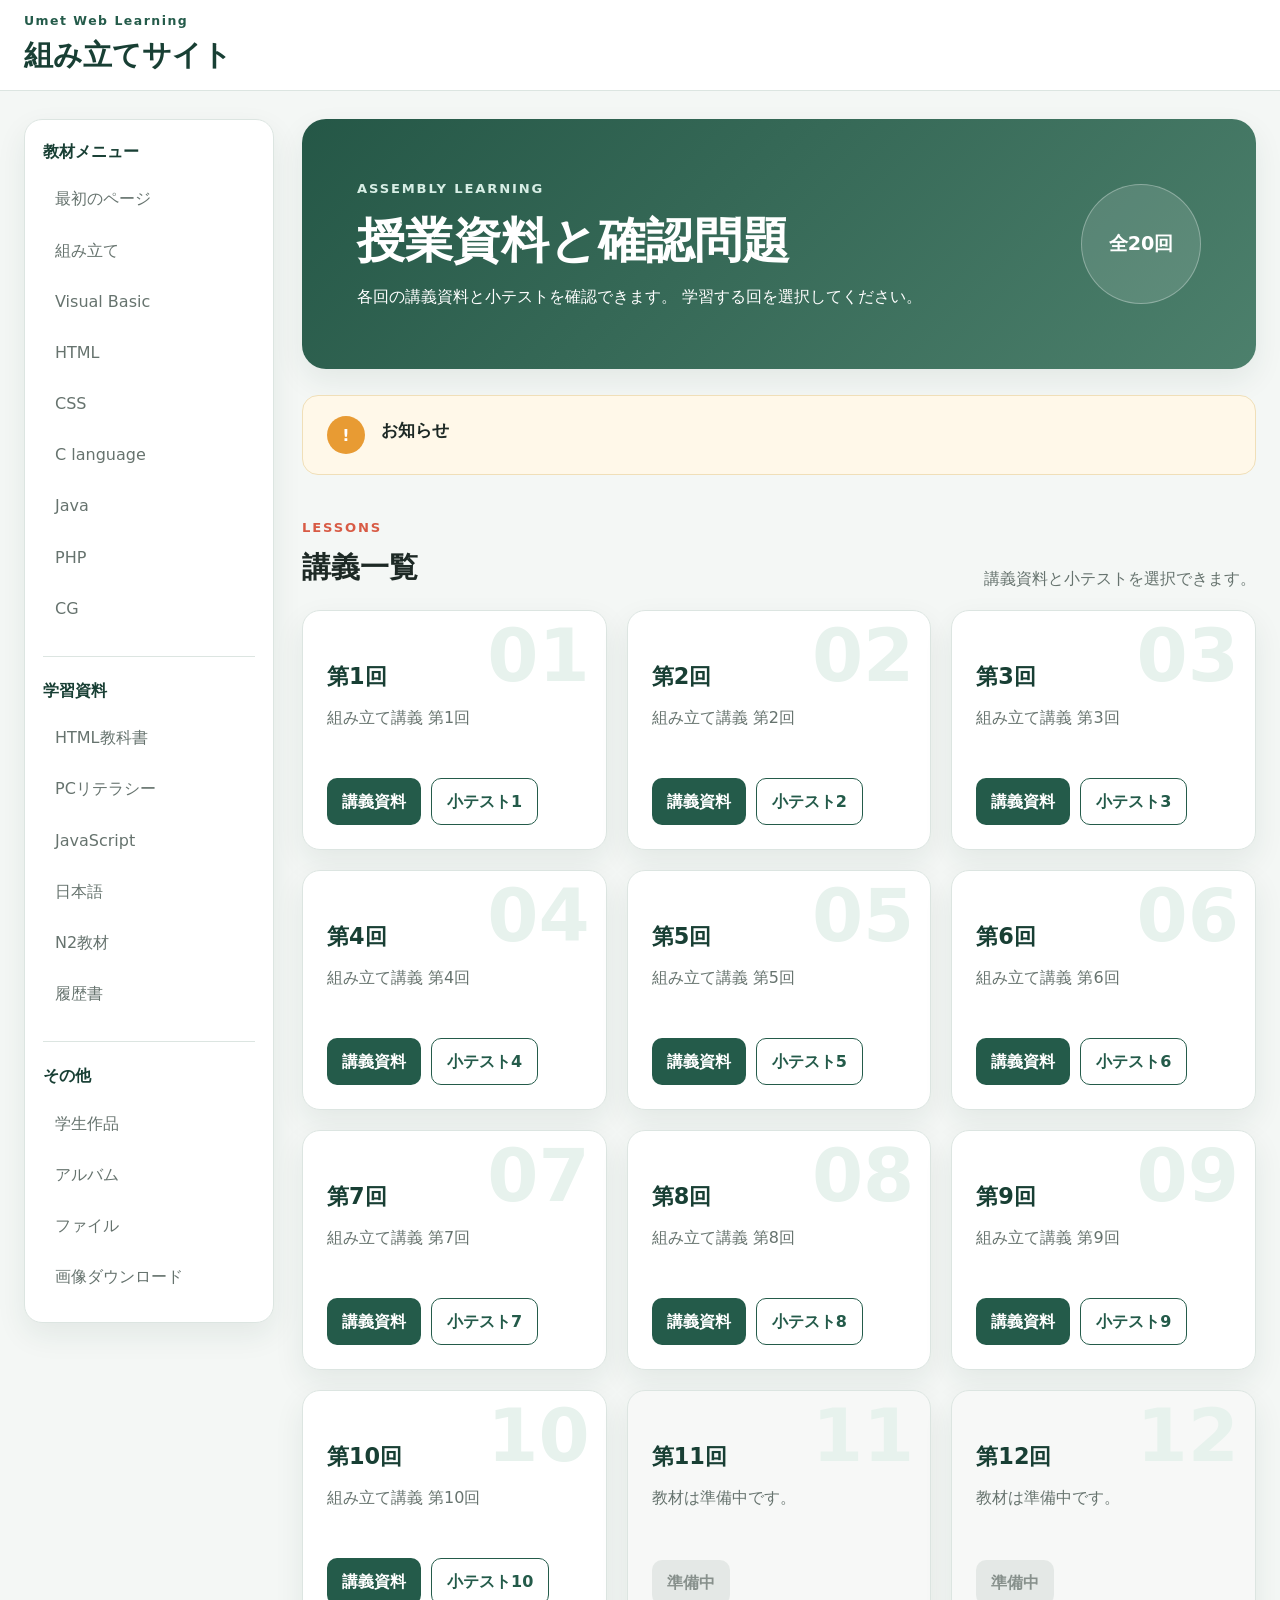
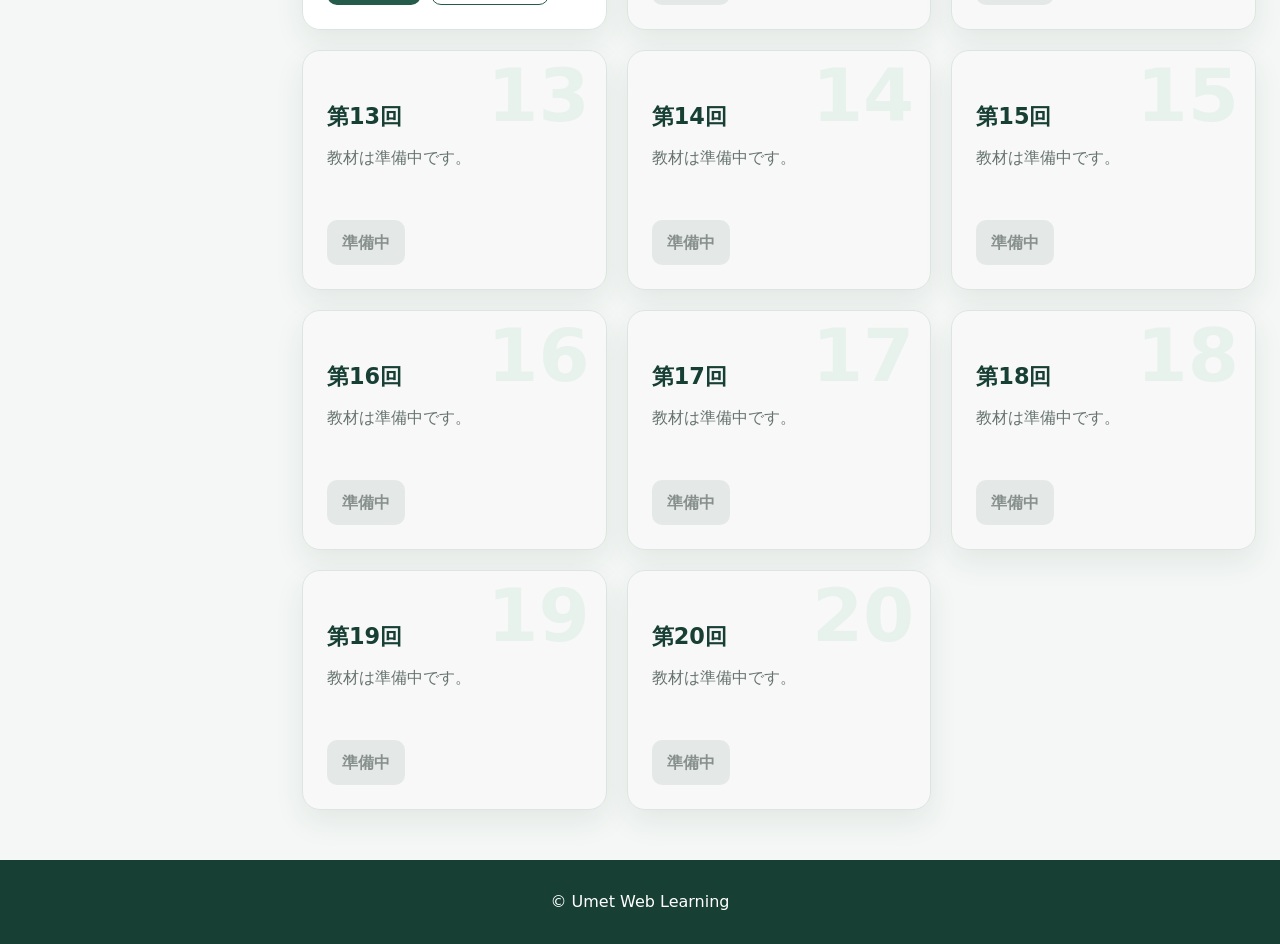
<file: build2.html>
<!DOCTYPE html>
<html lang="ja">
<head>
  <meta charset="UTF-8">
  <meta name="viewport" content="width=device-width, initial-scale=1.0">

  <title>組み立てサイト</title>

  <link rel="stylesheet" href="basic2.css">
</head>

<body>

<header class="site-header">
  <div class="header-inner">
    <div>
      <p class="site-subtitle">Umet Web Learning</p>
      <h1>組み立てサイト</h1>
    </div>

    <button class="menu-button" id="menuButton" type="button">
      メニュー
    </button>
  </div>
</header>

<div class="page-layout">

  <aside class="sidebar" id="sidebar">

    <nav class="side-nav">

      <section class="nav-group">
        <h2>教材メニュー</h2>

        <a href="../index.html">最初のページ</a>
        <a href="./index.html">組み立て</a>
        <a href="../vb/vb.htm">Visual Basic</a>
        <a href="../html/index.htm">HTML</a>
        <a href="../css/sample.zip">CSS</a>
        <a href="../c/c.htm">C language</a>
        <a href="../Java/java.htm">Java</a>
        <a href="../php/index.htm">PHP</a>
        <a href="../cg/index.html">CG</a>
      </section>

      <section class="nav-group">
        <h2>学習資料</h2>

        <a href="../html/html1.pdf">HTML教科書</a>
        <a href="../pc/pc.pdf">PCリテラシー</a>
        <a href="../javascript/game.pdf">JavaScript</a>
        <a href="../japanese/nihongo5.htm">日本語</a>
        <a href="../japanese/n2.xlsx">N2教材</a>
        <a href="../rireki.xlsx">履歴書</a>
      </section>

      <section class="nav-group">
        <h2>その他</h2>

        <a href="../backupdatastudent/">学生作品</a>
        <a href="../album/">アルバム</a>
        <a href="../html/images/">ファイル</a>
        <a href="../html/images/image.zip">画像ダウンロード</a>
      </section>

    </nav>

  </aside>

  <main class="main-content">

    <section class="hero">

      <div class="hero-text">
        <p class="eyebrow">ASSEMBLY LEARNING</p>

        <h2>授業資料と確認問題</h2>

        <p>
          各回の講義資料と小テストを確認できます。
          学習する回を選択してください。
        </p>
      </div>

      <div class="hero-badge">
        <span>全20回</span>
      </div>

    </section>

    <section class="notice">

      <div class="notice-icon">!</div>

      <div>
        <h2>お知らせ</h2>

        <p>
     
        </p>
      </div>

    </section>

    <section class="section-heading">
      <div>
        <p class="eyebrow">LESSONS</p>
        <h2>講義一覧</h2>
      </div>

      <p>講義資料と小テストを選択できます。</p>
    </section>

    <section class="lesson-grid">

      <article class="lesson-card">
        <div class="lesson-number">01</div>
        <h3>第1回</h3>
        <p>組み立て講義 第1回</p>

        <div class="lesson-links">
          <a class="primary-button" href="kumitate1.pdf">講義資料</a>
          <a class="secondary-button" href="mo1.pdf">小テスト1</a>
        </div>
      </article>

      <article class="lesson-card">
        <div class="lesson-number">02</div>
        <h3>第2回</h3>
        <p>組み立て講義 第2回</p>

        <div class="lesson-links">
          <a class="primary-button" href="kumitate2.pdf">講義資料</a>
          <a class="secondary-button" href="mo2.pdf">小テスト2</a>
        </div>
      </article>

      <article class="lesson-card">
        <div class="lesson-number">03</div>
        <h3>第3回</h3>
        <p>組み立て講義 第3回</p>

        <div class="lesson-links">
          <a class="primary-button" href="kumitate3.pdf">講義資料</a>
          <a class="secondary-button" href="mo3.pdf">小テスト3</a>
        </div>
      </article>

      <article class="lesson-card">
        <div class="lesson-number">04</div>
        <h3>第4回</h3>
        <p>組み立て講義 第4回</p>

        <div class="lesson-links">
          <a class="primary-button" href="kumitate4.pdf">講義資料</a>
          <a class="secondary-button" href="mo4.pdf">小テスト4</a>
        </div>
      </article>

      <article class="lesson-card">
        <div class="lesson-number">05</div>
        <h3>第5回</h3>
        <p>組み立て講義 第5回</p>

        <div class="lesson-links">
          <a class="primary-button" href="kumitate5.pdf">講義資料</a>
          <a class="secondary-button" href="mo5.pdf">小テスト5</a>
        </div>
      </article>

      <article class="lesson-card">
        <div class="lesson-number">06</div>
        <h3>第6回</h3>
        <p>組み立て講義 第6回</p>

        <div class="lesson-links">
          <a class="primary-button" href="kumitate6.pdf">講義資料</a>
          <a class="secondary-button" href="mo6.pdf">小テスト6</a>
        </div>
      </article>

      <article class="lesson-card">
        <div class="lesson-number">07</div>
        <h3>第7回</h3>
        <p>組み立て講義 第7回</p>

        <div class="lesson-links">
          <a class="primary-button" href="kumitate7.pdf">講義資料</a>
          <a class="secondary-button" href="mo7.pdf">小テスト7</a>
        </div>
      </article>

      <article class="lesson-card">
        <div class="lesson-number">08</div>
        <h3>第8回</h3>
        <p>組み立て講義 第8回</p>

        <div class="lesson-links">
          <a class="primary-button" href="kumitate8.pdf">講義資料</a>
          <a class="secondary-button" href="mo8.pdf">小テスト8</a>
        </div>
      </article>

      <article class="lesson-card">
        <div class="lesson-number">09</div>
        <h3>第9回</h3>
        <p>組み立て講義 第9回</p>

        <div class="lesson-links">
          <a class="primary-button" href="kumitate9.pdf">講義資料</a>
          <a class="secondary-button" href="mo9.pdf">小テスト9</a>
        </div>
      </article>

      <article class="lesson-card">
        <div class="lesson-number">10</div>
        <h3>第10回</h3>
        <p>組み立て講義 第10回</p>

        <div class="lesson-links">
          <a class="primary-button" href="kumitate10.pdf">講義資料</a>
          <a class="secondary-button" href="mo10.pdf">小テスト10</a>
        </div>
      </article>

      <article class="lesson-card lesson-card-disabled">
        <div class="lesson-number">11</div>
        <h3>第11回</h3>
        <p>教材は準備中です。</p>

        <div class="lesson-links">
          <span class="disabled-button">準備中</span>
        </div>
      </article>

      <article class="lesson-card lesson-card-disabled">
        <div class="lesson-number">12</div>
        <h3>第12回</h3>
        <p>教材は準備中です。</p>

        <div class="lesson-links">
          <span class="disabled-button">準備中</span>
        </div>
      </article>

      <article class="lesson-card lesson-card-disabled">
        <div class="lesson-number">13</div>
        <h3>第13回</h3>
        <p>教材は準備中です。</p>

        <div class="lesson-links">
          <span class="disabled-button">準備中</span>
        </div>
      </article>

      <article class="lesson-card lesson-card-disabled">
        <div class="lesson-number">14</div>
        <h3>第14回</h3>
        <p>教材は準備中です。</p>

        <div class="lesson-links">
          <span class="disabled-button">準備中</span>
        </div>
      </article>

      <article class="lesson-card lesson-card-disabled">
        <div class="lesson-number">15</div>
        <h3>第15回</h3>
        <p>教材は準備中です。</p>

        <div class="lesson-links">
          <span class="disabled-button">準備中</span>
        </div>
      </article>

      <article class="lesson-card lesson-card-disabled">
        <div class="lesson-number">16</div>
        <h3>第16回</h3>
        <p>教材は準備中です。</p>

        <div class="lesson-links">
          <span class="disabled-button">準備中</span>
        </div>
      </article>

      <article class="lesson-card lesson-card-disabled">
        <div class="lesson-number">17</div>
        <h3>第17回</h3>
        <p>教材は準備中です。</p>

        <div class="lesson-links">
          <span class="disabled-button">準備中</span>
        </div>
      </article>

      <article class="lesson-card lesson-card-disabled">
        <div class="lesson-number">18</div>
        <h3>第18回</h3>
        <p>教材は準備中です。</p>

        <div class="lesson-links">
          <span class="disabled-button">準備中</span>
        </div>
      </article>

      <article class="lesson-card lesson-card-disabled">
        <div class="lesson-number">19</div>
        <h3>第19回</h3>
        <p>教材は準備中です。</p>

        <div class="lesson-links">
          <span class="disabled-button">準備中</span>
        </div>
      </article>

      <article class="lesson-card lesson-card-disabled">
        <div class="lesson-number">20</div>
        <h3>第20回</h3>
        <p>教材は準備中です。</p>

        <div class="lesson-links">
          <span class="disabled-button">準備中</span>
        </div>
      </article>

    </section>

  </main>

</div>

<footer class="site-footer">
  <p>&copy; Umet Web Learning</p>
</footer>

<script>
  const menuButton = document.getElementById("menuButton");
  const sidebar = document.getElementById("sidebar");

  menuButton.addEventListener("click", function () {
    sidebar.classList.toggle("sidebar-open");
  });

  document.querySelectorAll(".side-nav a").forEach(function (link) {
    link.addEventListener("click", function () {
      sidebar.classList.remove("sidebar-open");
    });
  });
</script>

</body>
</html>
</file>
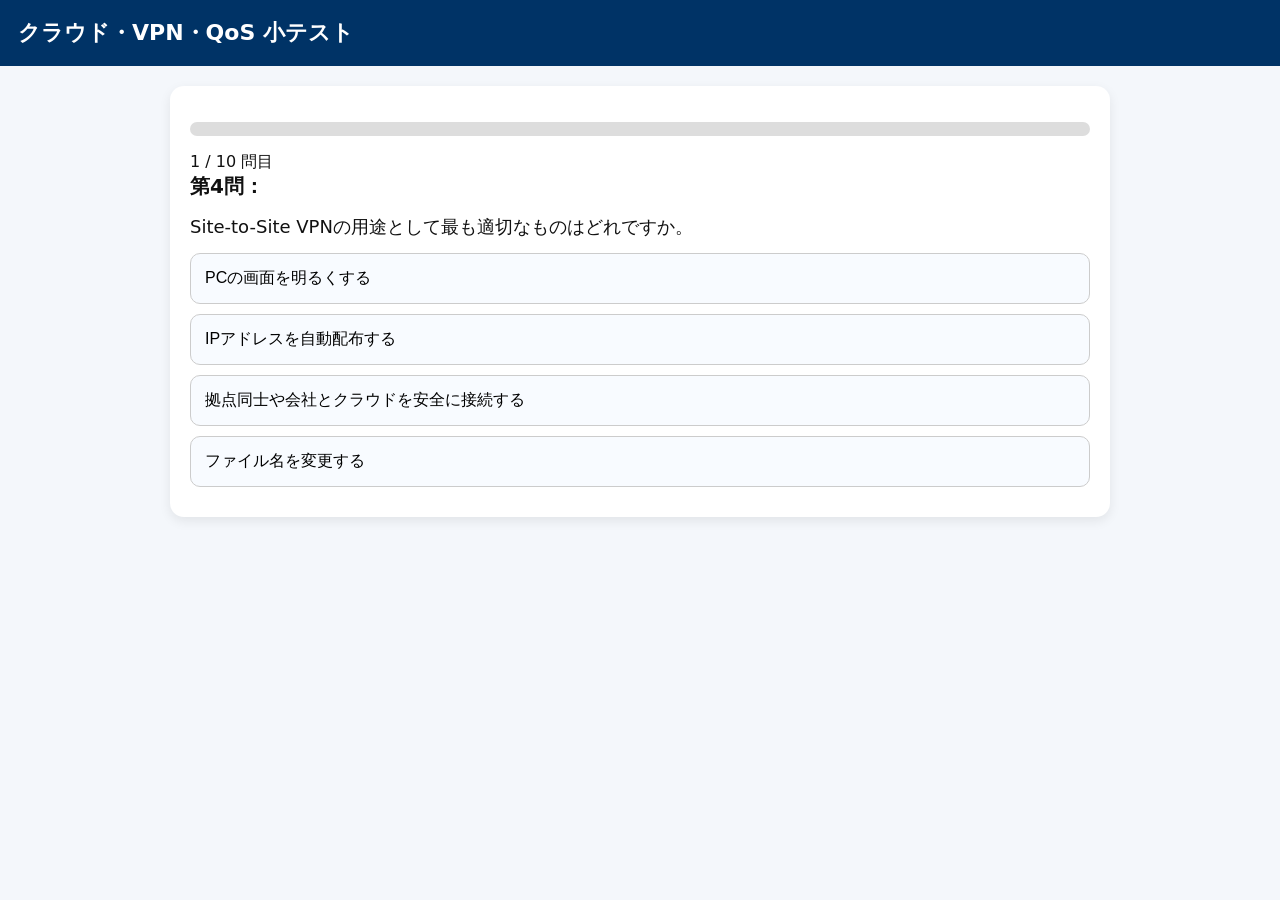
<file: network13.html>
<!doctype html>
<html lang="ja">
<head>
<meta charset="utf-8">
<meta name="viewport" content="width=device-width, initial-scale=1">
<title>クラウド・VPN・QoS 小テスト</title>
<style>
body{
  margin:0;
  font-family:system-ui,-apple-system,"Yu Gothic",sans-serif;
  background:#f4f7fb;
  color:#111;
}
header{
  background:#003366;
  color:white;
  padding:18px;
}
main{
  max-width:900px;
  margin:20px auto;
  background:white;
  padding:20px;
  border-radius:14px;
  box-shadow:0 4px 12px rgba(0,0,0,.08);
}
h1{font-size:22px;margin:0;}
.question-title{font-size:20px;font-weight:bold;margin-bottom:12px;}
.question-text{font-size:18px;line-height:1.7;}
.choice{
  display:block;
  width:100%;
  margin:10px 0;
  padding:14px;
  font-size:16px;
  text-align:left;
  border:1px solid #ccc;
  border-radius:10px;
  background:#f8fbff;
  cursor:pointer;
}
.choice:hover{background:#eaf3ff;}
.correct{background:#dff3e4!important;border-color:#2e7d32;}
.wrong{background:#fde2e2!important;border-color:#c62828;}
#result,#explanation{
  margin-top:16px;
  padding:14px;
  border-radius:10px;
  display:none;
}
#result{font-weight:bold;}
#explanation{background:#f1f5f9;line-height:1.7;}
.progress{
  background:#ddd;
  height:14px;
  border-radius:999px;
  overflow:hidden;
  margin:16px 0;
}
#bar{
  height:100%;
  width:0%;
  background:#003366;
}
button.nav{
  margin-top:16px;
  padding:12px 18px;
  border:none;
  border-radius:10px;
  background:#003366;
  color:white;
  font-size:16px;
  cursor:pointer;
}
.score{
  font-size:22px;
  font-weight:bold;
}
pre{
  background:#eef3f8;
  padding:12px;
  border-radius:8px;
  overflow:auto;
}
</style>
</head>
<body>
<header>
  <h1>クラウド・VPN・QoS 小テスト</h1>
</header>
<main>
  <div class="progress">
    <div id="bar"></div>
  </div>
  <div id="quiz">
    <div id="count"></div>
    <div class="question-title" id="title"></div>
    <div class="question-text" id="question"></div>
    <div id="choices"></div>
    <div id="result"></div>
    <div id="explanation"></div>
    <button class="nav" id="nextBtn" onclick="nextQuestion()" style="display:none;">次の問題へ</button>
  </div>
  <div id="finish" style="display:none;">
    <p class="score" id="scoreText"></p>
    <p id="rankText"></p>
    <button class="nav" onclick="restart()">もう一度挑戦</button>
  </div>
</main>
<script>
const originalQuestions = [
  {
    title:"第1問：",
    question:"クラウドサービスの説明として正しいものはどれですか。",
    choices:[
      "インターネット経由でサーバやサービスを利用する仕組み",
      "会社の中に必ずサーバを設置する仕組み",
      "USBメモリでデータを保存する仕組み",
      "LANケーブルだけで通信する仕組み"
    ],
    answer:0,
    explanation:"クラウドは、AWSやAzureなどの外部サービスをインターネット経由で利用する仕組みです。"
  },
  {
    title:"第2問：",
    question:"オンプレミスの説明として正しいものはどれですか。",
    choices:[
      "自社内にサーバやネットワーク機器を設置して管理する",
      "すべてのサーバを海外に置く",
      "クラウドだけを使う構成",
      "スマートフォン専用の通信方式"
    ],
    answer:0,
    explanation:"オンプレミスは、自社でサーバやネットワーク機器を所有・管理する形態です。"
  },
  {
    title:"第3問：",
    question:"オンプレミスとクラウドを組み合わせた構成を何と呼びますか。",
    choices:[
      "ハイブリッドクラウド",
      "スタンドアロン",
      "ピアツーピア",
      "ローカルループ"
    ],
    answer:0,
    explanation:"社内サーバとクラウドを組み合わせて利用する構成をハイブリッドクラウドと呼びます。"
  },
  {
    title:"第4問：",
    question:"Site-to-Site VPNの用途として最も適切なものはどれですか。",
    choices:[
      "拠点同士や会社とクラウドを安全に接続する",
      "PCの画面を明るくする",
      "IPアドレスを自動配布する",
      "ファイル名を変更する"
    ],
    answer:0,
    explanation:"Site-to-Site VPNは、本社と支店、会社とAWSなど、ネットワーク同士を安全に接続する技術です。"
  },
  {
    title:"第5問：",
    question:"Remote Access VPNの利用例として正しいものはどれですか。",
    choices:[
      "社員が自宅PCから会社ネットワークへ接続する",
      "ルータ同士を常時接続する",
      "プリンタの用紙を補充する",
      "Webページの文字色を変える"
    ],
    answer:0,
    explanation:"Remote Access VPNは、個人のPCやスマートフォンから会社ネットワークへ安全に接続する場合に使います。"
  },
  {
    title:"第6問：",
    question:"QoSの目的として正しいものはどれですか。",
    choices:[
      "重要な通信に優先順位を付ける",
      "DNS名をIPアドレスに変換する",
      "パスワードを保存する",
      "ディスク容量を増やす"
    ],
    answer:0,
    explanation:"QoSは、Web会議や音声通話など重要な通信を優先するための仕組みです。"
  },
  {
    title:"第7問：",
    question:"レイテンシの説明として正しいものはどれですか。",
    choices:[
      "通信が相手に届くまでの遅延時間",
      "実際に流れた通信量",
      "最大通信容量",
      "失われたパケット数"
    ],
    answer:0,
    explanation:"レイテンシは通信の遅延時間です。pingの応答時間で確認することがあります。"
  },
  {
    title:"第8問：",
    question:"Web会議で音声が途切れたり不安定になったりする原因として関係が深いものはどれですか。",
    choices:[
      "ジッタ",
      "文字コード",
      "ファイル拡張子",
      "画面解像度"
    ],
    answer:0,
    explanation:"ジッタは遅延時間のばらつきです。音声や映像通信では、ジッタが大きいと途切れやすくなります。"
  },
  {
    title:"第9問：",
    question:"パケットロスの説明として正しいものはどれですか。",
    choices:[
      "送信したデータの一部が途中で失われること",
      "通信速度が必ず速くなること",
      "IPアドレスが自動で増えること",
      "クラウド料金が安くなること"
    ],
    answer:0,
    explanation:"パケットロスは、送ったデータの一部が届かない状態です。回線混雑や機器不良などで発生します。"
  },
  {
    title:"第10問：",
    question:"1Gbps回線で実際には650Mbpsしか出ていない場合、650Mbpsを表す用語はどれですか。",
    choices:[
      "スループット",
      "帯域",
      "ジッタ",
      "VPN"
    ],
    answer:0,
    explanation:"帯域は最大通信容量、スループットは実際に流れた通信量です。"
  }
];
let questions = [];
let current = 0;
let score = 0;
let answered = false;
function shuffle(array){
  for(let i=array.length-1;i>0;i--){
    const j=Math.floor(Math.random()*(i+1));
    [array[i],array[j]]=[array[j],array[i]];
  }
  return array;
}
function prepareQuestions(){
  questions = JSON.parse(JSON.stringify(originalQuestions));
  questions = shuffle(questions);
  questions.forEach(q=>{
    const temp = q.choices.map((choice,index)=>({
      text:choice,
      correct:index === q.answer
    }));
    shuffle(temp);
    q.choices = temp.map(item=>item.text);
    q.answer = temp.findIndex(item=>item.correct);
  });
}
function showQuestion(){
  answered = false;
  const q = questions[current];
  document.getElementById("count").textContent =
    `${current+1} / ${questions.length} 問目`;
  document.getElementById("title").textContent = q.title;
  document.getElementById("question").textContent = q.question;
  const choicesDiv = document.getElementById("choices");
  choicesDiv.innerHTML = "";
  q.choices.forEach((choice,index)=>{
    const btn = document.createElement("button");
    btn.className = "choice";
    btn.textContent = choice;
    btn.onclick = () => checkAnswer(index, btn);
    choicesDiv.appendChild(btn);
  });
  document.getElementById("result").style.display = "none";
  document.getElementById("explanation").style.display = "none";
  document.getElementById("nextBtn").style.display = "none";
  updateBar();
}
function checkAnswer(index, btn){
  if(answered) return;
  answered = true;
  const q = questions[current];
  const result = document.getElementById("result");
  const explanation = document.getElementById("explanation");
  const buttons = document.querySelectorAll(".choice");
  buttons.forEach((b,i)=>{
    if(i === q.answer){
      b.classList.add("correct");
    }
  });
  if(index === q.answer){
    score++;
    result.textContent = "正解です。";
    result.style.background = "#dff3e4";
  }else{
    btn.classList.add("wrong");
    result.textContent = "不正解です。";
    result.style.background = "#fde2e2";
  }
  explanation.textContent = q.explanation;
  result.style.display = "block";
  explanation.style.display = "block";
  document.getElementById("nextBtn").style.display = "inline-block";
}
function nextQuestion(){
  current++;
  if(current < questions.length){
    showQuestion();
  }else{
    finishQuiz();
  }
}
function updateBar(){
  const percent = (current / questions.length) * 100;
  document.getElementById("bar").style.width = percent + "%";
}
function finishQuiz(){
  document.getElementById("quiz").style.display = "none";
  document.getElementById("finish").style.display = "block";
  document.getElementById("bar").style.width = "100%";
  const percent = Math.round((score / questions.length) * 100);
  document.getElementById("scoreText").textContent =
    `${questions.length}問中 ${score}問正解　正答率 ${percent}%`;
  let rank = "";
  if(percent >= 90){
    rank = "★★★★★ ネットワーク管理者レベルです。";
  }else if(percent >= 80){
    rank = "★★★★☆ CCNA初級レベルです。";
  }else if(percent >= 70){
    rank = "★★★☆☆ ITパスポート合格圏です。";
  }else if(percent >= 60){
    rank = "★★☆☆☆ もう少し復習しましょう。";
  }else{
    rank = "★☆☆☆☆ 基礎から確認しましょう。";
  }
  document.getElementById("rankText").textContent = rank;
}
function restart(){
  current = 0;
  score = 0;
  document.getElementById("quiz").style.display = "block";
  document.getElementById("finish").style.display = "none";
  prepareQuestions();
  showQuestion();
}
prepareQuestions();
showQuestion();
</script>
</body>
</html>
</file>
<file: basic2.css>
:root {
  --main: #245b4a;
  --main-dark: #183f34;
  --main-light: #e7f2ed;
  --accent: #d85b45;
  --bg: #f4f7f5;
  --card: #ffffff;
  --text: #1d2925;
  --sub-text: #66736e;
  --line: #dce5e1;
  --shadow: 0 12px 30px rgba(25, 65, 53, 0.08);
}

* {
  box-sizing: border-box;
}

html {
  scroll-behavior: smooth;
}

body {
  margin: 0;
  font-family:
    "Yu Gothic",
    "Hiragino Kaku Gothic ProN",
    system-ui,
    sans-serif;
  background: var(--bg);
  color: var(--text);
  line-height: 1.7;
  border-radius:4;
}

a {
  color: inherit;
}

img {
  max-width: 100%;
}

.site-header {
  position: sticky;
  top: 0;
  z-index: 1000;
  background: rgba(255, 255, 255, 0.95);
  border-bottom: 1px solid var(--line);
  backdrop-filter: blur(10px);
}

.header-inner {
  max-width: 1400px;
  min-height: 76px;
  margin: 0 auto;
  padding: 10px 24px;
  display: flex;
  align-items: center;
  justify-content: space-between;
}

.site-header h1 {
  margin: 0;
  font-size: clamp(1.3rem, 3vw, 1.8rem);
  color: var(--main-dark);
}

.site-subtitle {
  margin: 0;
  color: var(--main);
  font-size: 0.78rem;
  font-weight: bold;
  letter-spacing: 0.12em;
}

.menu-button {
  display: none;
  padding: 10px 16px;
  border: 0;
  border-radius: 10px;
  background: var(--main);
  color: #ffffff;
  font-size: 1rem;
  cursor: pointer;
}

.page-layout {
  width: min(1400px, 100%);
  margin: 0 auto;
  display: grid;
  grid-template-columns: 250px minmax(0, 1fr);
  gap: 28px;
  padding: 28px 24px 50px;
}

.sidebar {
  align-self: start;
  position: sticky;
  top: 105px;
}

.side-nav {
  padding: 18px;
  background: var(--card);
  border: 1px solid var(--line);
  border-radius: 18px;
  box-shadow: var(--shadow);
}

.nav-group + .nav-group {
  margin-top: 24px;
  padding-top: 20px;
  border-top: 1px solid var(--line);
}

.nav-group h2 {
  margin: 0 0 10px;
  color: var(--main-dark);
  font-size: 1rem;
}

.nav-group a {
  display: block;
  padding: 10px 12px;
  margin: 4px 0;
  border-radius: 9px;
  color: var(--sub-text);
  text-decoration: none;
  transition: 0.2s;
}

.nav-group a:hover {
  background: var(--main-light);
  color: var(--main-dark);
  transform: translateX(4px);
}

.main-content {
  min-width: 0;
}

.hero {
  min-height: 250px;
  padding: clamp(28px, 5vw, 55px);
  display: flex;
  align-items: center;
  justify-content: space-between;
  gap: 30px;
  border-radius: 24px;
  background:
    linear-gradient(
      135deg,
      rgba(30, 82, 65, 0.97),
      rgba(58, 115, 93, 0.9)
    );
  color: #ffffff;
  box-shadow: var(--shadow);
}

.hero h2 {
  margin: 8px 0 12px;
  font-size: clamp(1.8rem, 4vw, 3rem);
  line-height: 1.3;
}

.hero p {
  margin: 0;
  max-width: 650px;
}

.eyebrow {
  margin: 0;
  color: var(--accent);
  font-size: 0.82rem;
  font-weight: bold;
  letter-spacing: 0.14em;
}

.hero .eyebrow {
  color: #d7eee5;
}

.hero-badge {
  flex: 0 0 auto;
  width: 120px;
  height: 120px;
  display: grid;
  place-items: center;
  border: 1px solid rgba(255, 255, 255, 0.3);
  border-radius: 50%;
  background: rgba(255, 255, 255, 0.12);
  font-size: 1.2rem;
  font-weight: bold;
}

.notice {
  margin-top: 26px;
  padding: 20px 24px;
  display: flex;
  gap: 16px;
  align-items: flex-start;
  background: #fff8e9;
  border: 1px solid #f0dfb8;
  border-radius: 16px;
}

.notice-icon {
  flex: 0 0 auto;
  width: 38px;
  height: 38px;
  display: grid;
  place-items: center;
  border-radius: 50%;
  background: #e89b33;
  color: #ffffff;
  font-weight: bold;
}

.notice h2 {
  margin: 0 0 4px;
  font-size: 1.05rem;
}

.notice p {
  margin: 0;
}

.section-heading {
  margin: 42px 0 18px;
  display: flex;
  align-items: end;
  justify-content: space-between;
  gap: 20px;
}

.section-heading h2 {
  margin: 4px 0 0;
  font-size: 1.8rem;
}

.section-heading > p {
  margin: 0;
  color: var(--sub-text);
}

.lesson-grid {
  display: grid;
  grid-template-columns: repeat(3, minmax(0, 1fr));
  gap: 20px;
}

.lesson-card {
  position: relative;
  overflow: hidden;
  min-height: 240px;
  padding: 24px;
  display: flex;
  flex-direction: column;
  background: var(--card);
  border: 1px solid var(--line);
  border-radius: 18px;
  box-shadow: var(--shadow);
  transition: 0.25s;
}

.lesson-card:hover {
  transform: translateY(-5px);
  box-shadow: 0 18px 34px rgba(25, 65, 53, 0.13);
}

.lesson-number {
  position: absolute;
  top: 8px;
  right: 16px;
  color: var(--main-light);
  font-size: 4.6rem;
  font-weight: bold;
  line-height: 1;
  pointer-events: none;
}

.lesson-card h3 {
  position: relative;
  margin: 22px 0 8px;
  color: var(--main-dark);
  font-size: 1.4rem;
}

.lesson-card p {
  position: relative;
  margin: 0 0 24px;
  color: var(--sub-text);
}

.lesson-links {
  position: relative;
  margin-top: auto;
  display: flex;
  flex-wrap: wrap;
  gap: 10px;
}

.primary-button,
.secondary-button,
.disabled-button {
  min-height: 42px;
  padding: 9px 15px;
  display: inline-flex;
  align-items: center;
  justify-content: center;
  border-radius: 10px;
  font-weight: bold;
  text-decoration: none;
}

.primary-button {
  background: var(--main);
  color: #ffffff;
}

.primary-button:hover {
  background: var(--main-dark);
}

.secondary-button {
  border: 1px solid var(--main);
  color: var(--main);
  background: #ffffff;
}

.secondary-button:hover {
  background: var(--main-light);
}

.lesson-card-disabled {
  background: #f7f8f7;
}

.lesson-card-disabled:hover {
  transform: none;
}

.disabled-button {
  background: #e4e8e6;
  color: #87908c;
}

.site-footer {
  padding: 28px;
  text-align: center;
  background: var(--main-dark);
  color: #ffffff;
}

.site-footer p {
  margin: 0;
}

@media (max-width: 1100px) {
  .lesson-grid {
    grid-template-columns: repeat(2, minmax(0, 1fr));
  }
}

@media (max-width: 820px) {
  .menu-button {
    display: inline-block;
  }

  .page-layout {
    display: block;
    padding: 20px 16px 40px;
  }

  .sidebar {
    display: none;
    position: static;
    margin-bottom: 20px;
  }

  .sidebar.sidebar-open {
    display: block;
  }

  .hero {
    min-height: auto;
  }

  .hero-badge {
    width: 90px;
    height: 90px;
  }

  .section-heading {
    align-items: flex-start;
    flex-direction: column;
  }
}

@media (max-width: 600px) {
  .header-inner {
    padding: 10px 16px;
  }

  .hero {
    padding: 28px 22px;
    align-items: flex-start;
    flex-direction: column;
  }

  .hero-badge {
    width: auto;
    height: auto;
    padding: 8px 14px;
    border-radius: 999px;
  }

  .notice {
    padding: 17px;
  }

  .lesson-grid {
    grid-template-columns: 1fr;
  }

  .lesson-card {
    min-height: 210px;
  }

  .lesson-links {
    flex-direction: column;
  }

  .primary-button,
  .secondary-button,
  .disabled-button {
    width: 100%;
  }
}
</file>
